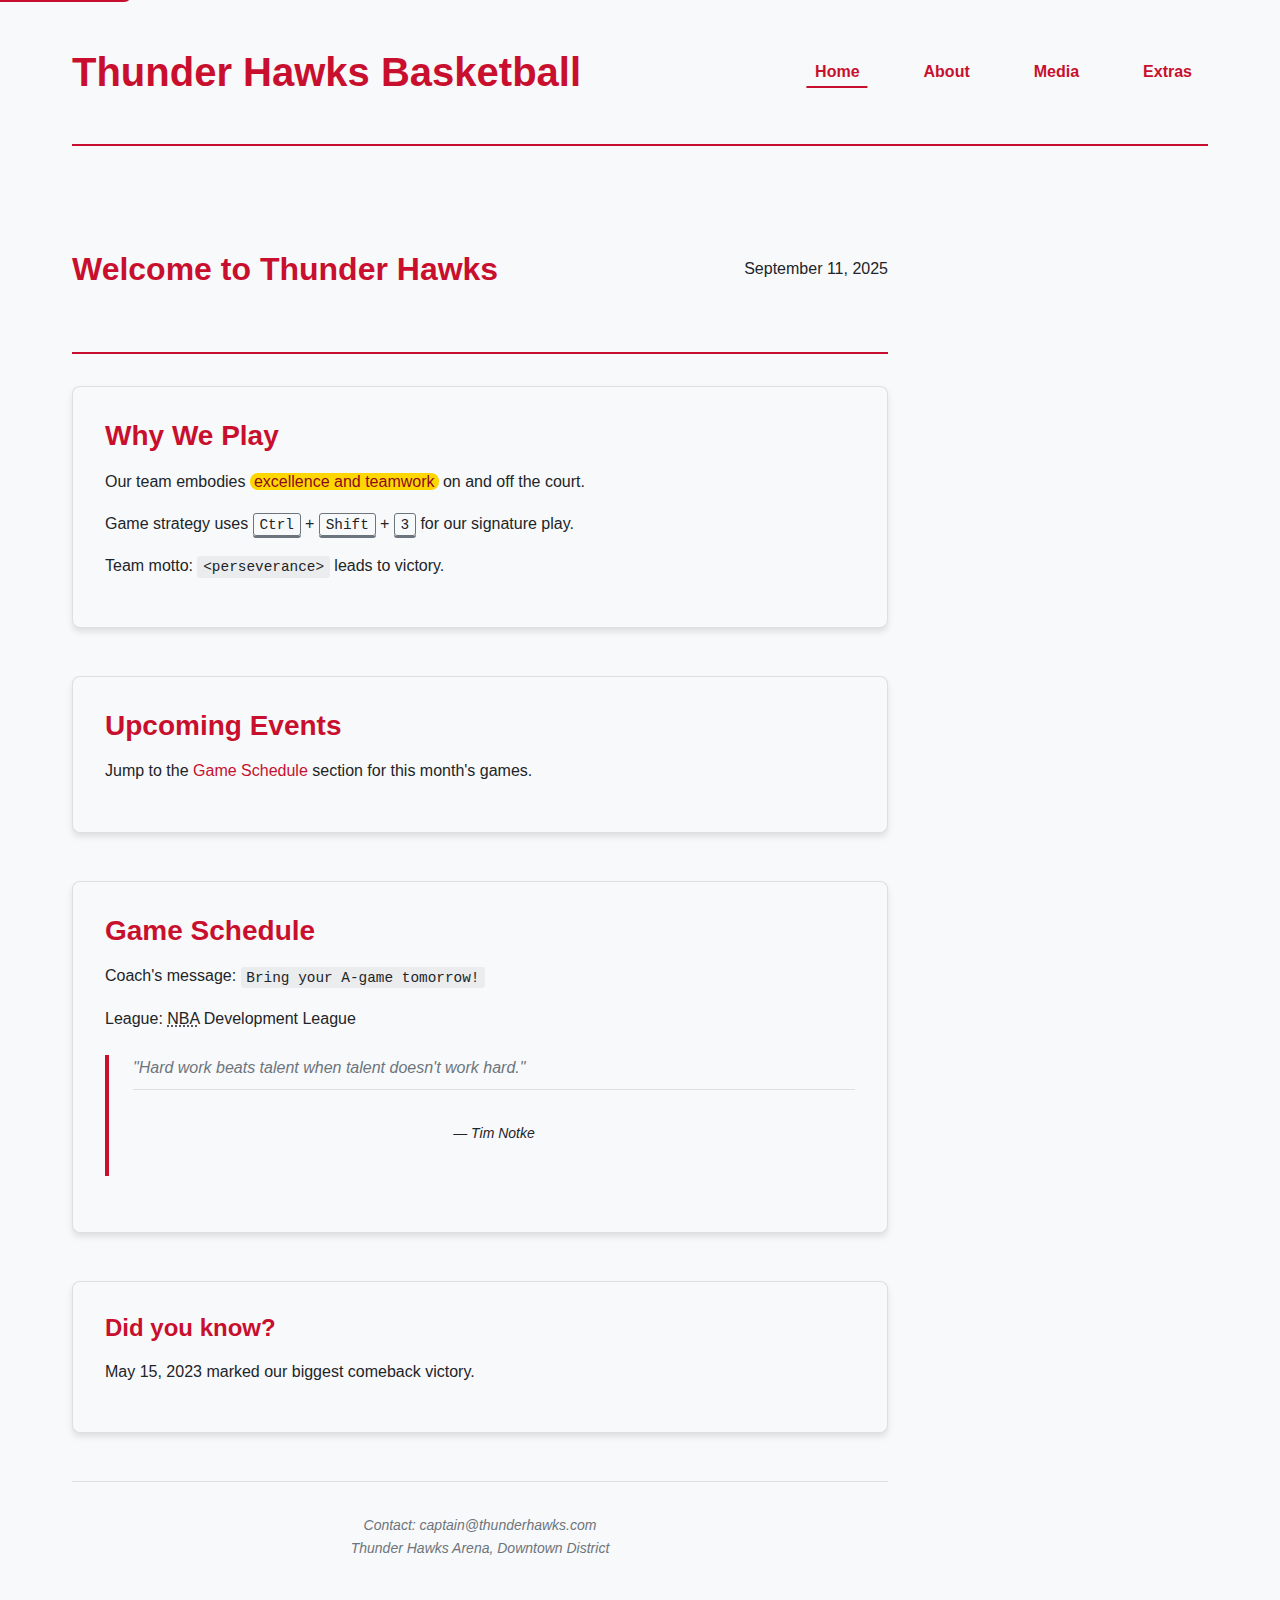
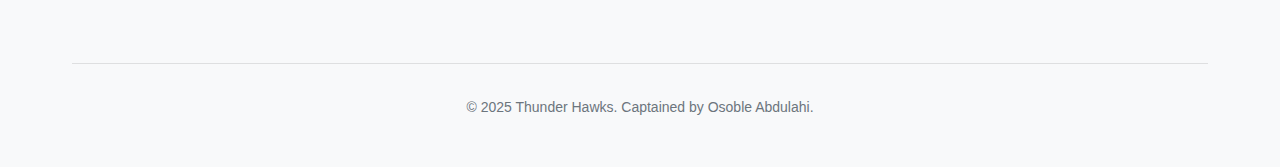
<file: index.html>
<!doctype html>
<html lang="en">
<head>
<meta charset="utf-8" />
<title>Thunder Hawks — Home</title>
<meta name="description" content="Official website of the Thunder Hawks basketball team, led by captain Osoble Abdulahi." />
<meta name="viewport" content="width=device-width, initial-scale=1" />
<link rel="canonical" href="https://osobledevsa.github.io/basketball-team-site/" />
<link rel="stylesheet" href="assets/css/styles.css">
</head>
<body>
<a href="#main">Skip to content</a>
<header>
<h1>Thunder Hawks Basketball</h1>
<nav aria-label="Primary">
<ul>
<li><a href="index.html" aria-current="page">Home</a></li>
<li><a href="about.html">About</a></li>
<li><a href="media.html">Media</a></li>
<li><a href="extras.html">Extras</a></li>
</ul>
</nav>
</header>
<main id="main">
<article>
<header>
<h2>Welcome to Thunder Hawks</h2>
<p><time datetime="2025-09-11">September 11, 2025</time></p>
</header>
<section class="card">
<h3>Why We Play</h3>
<p>Our team embodies <mark>excellence and teamwork</mark> on and off the court.</p>
<p>Game strategy uses <kbd>Ctrl</kbd> + <kbd>Shift</kbd> + <kbd>3</kbd> for our signature play.</p>
<p>Team motto: <code>&lt;perseverance&gt;</code> leads to victory.</p>
</section>
<section class="card">
<h3>Upcoming Events</h3>
<p>Jump to the <a href="#schedule">Game Schedule</a> section for this month's games.</p>
</section>
<section id="schedule" class="card">
<h3>Game Schedule</h3>
<p>Coach's message: <samp>Bring your A-game tomorrow!</samp></p>
<p>League: <abbr title="National Basketball Association">NBA</abbr> Development League</p>
<blockquote cite="https://www.basketball.com/">
"Hard work beats talent when talent doesn't work hard."
<footer>— <cite>Tim Notke</cite></footer>
</blockquote>
</section>
<aside aria-label="Team Stats" class="card">
<h4>Did you know?</h4>
<p><time datetime="2023-05-15">May 15, 2023</time> marked our biggest comeback victory.</p>
</aside>
<footer>
<address>
Contact: <a href="mailto:captain@thunderhawks.com">captain@thunderhawks.com</a><br>
Thunder Hawks Arena, Downtown District
</address>
</footer>
</article>
</main>
<footer>
<p>&copy; <time datetime="2025">2025</time> Thunder Hawks. Captained by Osoble Abdulahi.</p>
</footer>
</body>
</html>
</file>
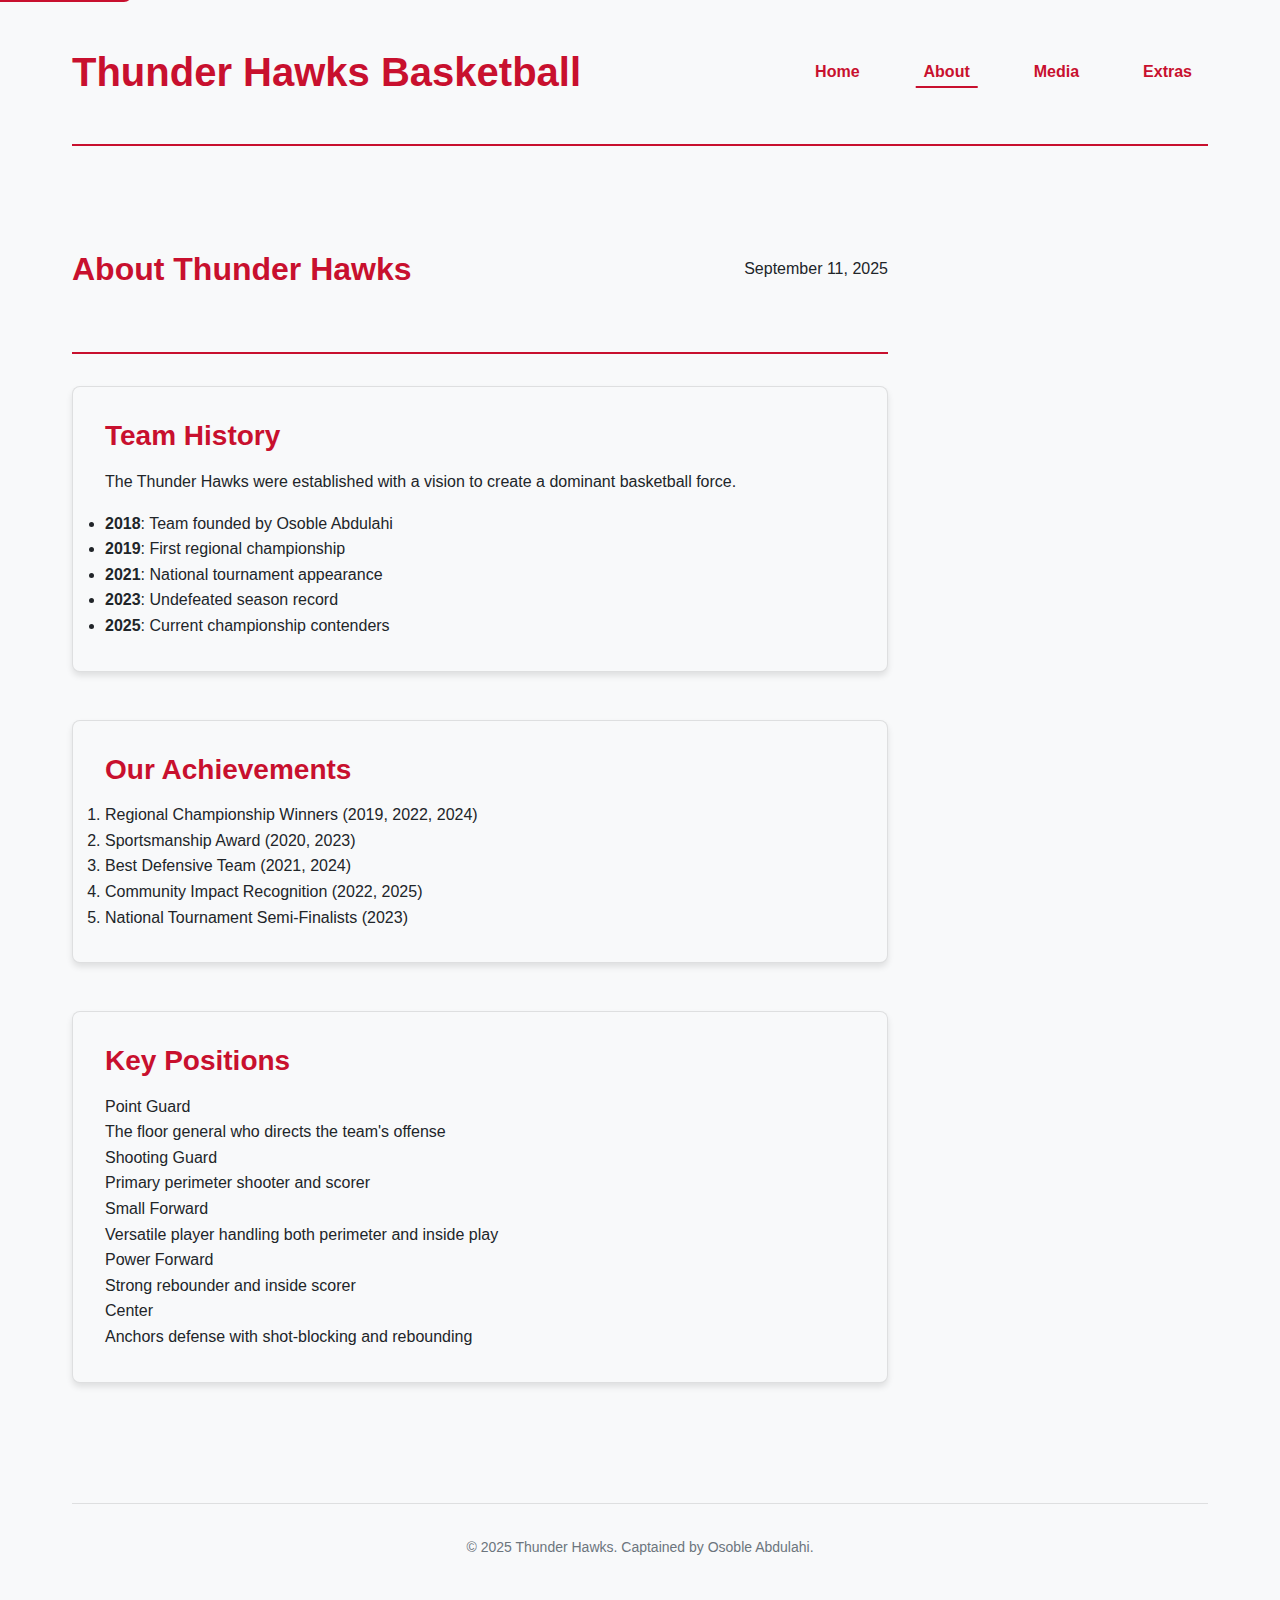
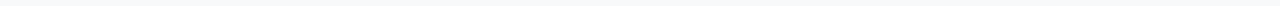
<file: about.html>
<!doctype html>
<html lang="en">
<head>
<meta charset="utf-8" />
<title>Thunder Hawks — About</title>
<meta name="description" content="Learn about the Thunder Hawks basketball team history and roster." />
<meta name="viewport" content="width=device-width, initial-scale=1" />
<link rel="canonical" href="https://osobledevsa.github.io/basketball-team-site/about.html" />
<link rel="stylesheet" href="assets/css/styles.css">
</head>
<body>
<a href="#main">Skip to content</a>
<header>
<h1>Thunder Hawks Basketball</h1>
<nav aria-label="Primary">
<ul>
<li><a href="index.html">Home</a></li>
<li><a href="about.html" aria-current="page">About</a></li>
<li><a href="media.html">Media</a></li>
<li><a href="extras.html">Extras</a></li>
</ul>
</nav>
</header>
<main id="main">
<article>
<header>
<h2>About Thunder Hawks</h2>
<p><time datetime="2025-09-11">September 11, 2025</time></p>
</header>
<section class="card">
<h3>Team History</h3>
<p>The Thunder Hawks were established with a vision to create a dominant basketball force.</p>
<ul>
<li><strong>2018</strong>: Team founded by Osoble Abdulahi</li>
<li><strong>2019</strong>: First regional championship</li>
<li><strong>2021</strong>: National tournament appearance</li>
<li><strong>2023</strong>: Undefeated season record</li>
<li><strong>2025</strong>: Current championship contenders</li>
</ul>
</section>
<section class="card">
<h3>Our Achievements</h3>
<ol>
<li>Regional Championship Winners (2019, 2022, 2024)</li>
<li>Sportsmanship Award (2020, 2023)</li>
<li>Best Defensive Team (2021, 2024)</li>
<li>Community Impact Recognition (2022, 2025)</li>
<li>National Tournament Semi-Finalists (2023)</li>
</ol>
</section>
<section class="card">
<h3>Key Positions</h3>
<dl>
<dt>Point Guard</dt>
<dd>The floor general who directs the team's offense</dd>
<dt>Shooting Guard</dt>
<dd>Primary perimeter shooter and scorer</dd>
<dt>Small Forward</dt>
<dd>Versatile player handling both perimeter and inside play</dd>
<dt>Power Forward</dt>
<dd>Strong rebounder and inside scorer</dd>
<dt>Center</dt>
<dd>Anchors defense with shot-blocking and rebounding</dd>
</dl>
</section>
</article>
</main>
<footer>
<p>&copy; <time datetime="2025">2025</time> Thunder Hawks. Captained by Osoble Abdulahi.</p>
</footer>
</body>
</html>
</file>
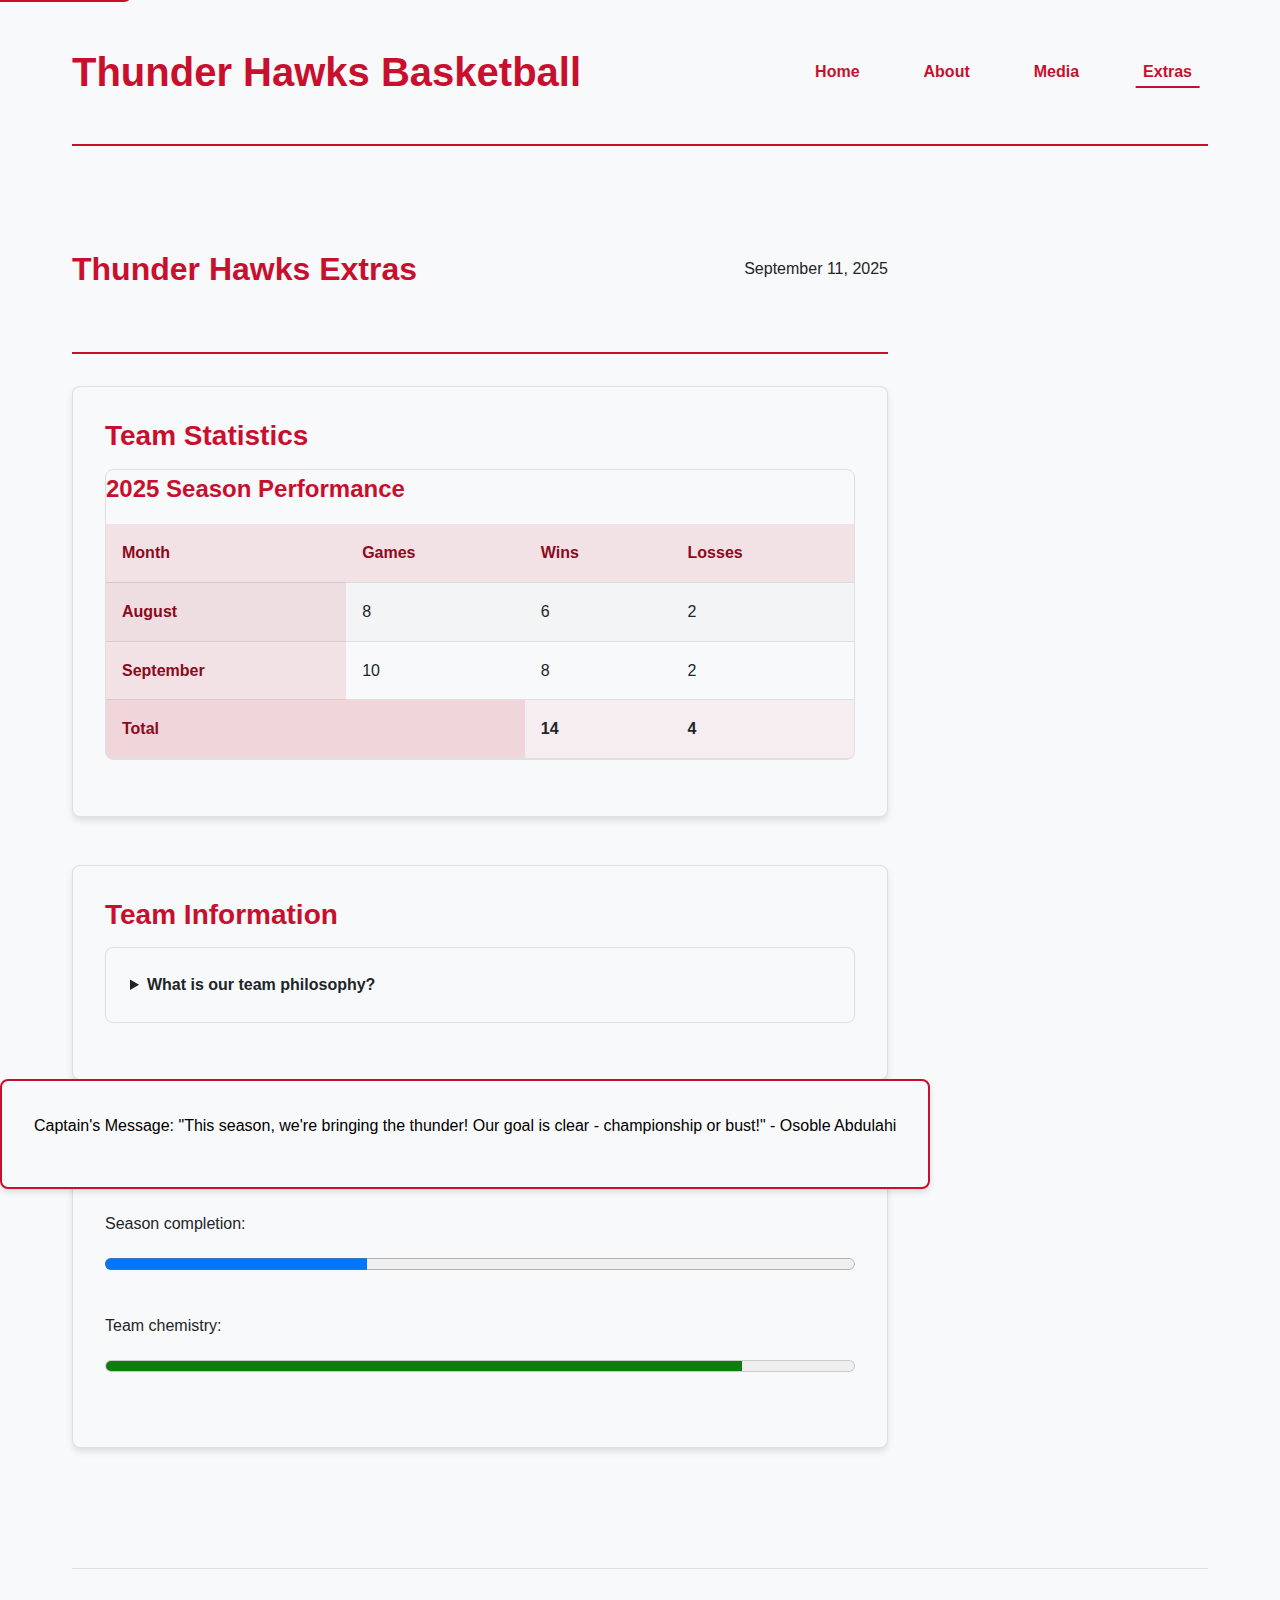
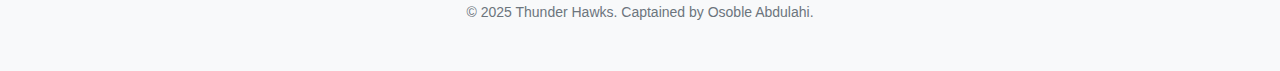
<file: extras.html>
<!doctype html>
<html lang="en">
<head>
<meta charset="utf-8" />
<title>Thunder Hawks — Extras</title>
<meta name="description" content="Thunder Hawks basketball team statistics, records, and interactive elements." />
<meta name="viewport" content="width=device-width, initial-scale=1" />
<link rel="canonical" href="https://osobledevsa.github.io/basketball-team-site/extras.html" />
<link rel="stylesheet" href="assets/css/styles.css">
</head>
<body>
<a href="#main">Skip to content</a>
<header>
<h1>Thunder Hawks Basketball</h1>
<nav aria-label="Primary">
<ul>
<li><a href="index.html">Home</a></li>
<li><a href="about.html">About</a></li>
<li><a href="media.html">Media</a></li>
<li><a href="extras.html" aria-current="page">Extras</a></li>
</ul>
</nav>
</header>
<main id="main">
<article>
<header>
<h2>Thunder Hawks Extras</h2>
<p><time datetime="2025-09-11">September 11, 2025</time></p>
</header>
<section class="card">
<h3>Team Statistics</h3>
<div class="table-container">
<table>
<caption>2025 Season Performance</caption>
<thead>
<tr>
<th scope="col">Month</th>
<th scope="col">Games</th>
<th scope="col">Wins</th>
<th scope="col">Losses</th>
</tr>
</thead>
<tbody>
<tr>
<th scope="row">August</th><td>8</td><td>6</td><td>2</td>
</tr>
<tr>
<th scope="row">September</th><td>10</td><td>8</td><td>2</td>
</tr>
</tbody>
<tfoot>
<tr>
<th scope="row" colspan="2">Total</th><td>14</td><td>4</td>
</tr>
</tfoot>
</table>
</div>
</section>
<section class="card">
<h3>Team Information</h3>
<details>
<summary>What is our team philosophy?</summary>
<p>"Thunder Hawks play with heart, hustle, and harmony. We believe in elevating each other to achieve greatness together."</p>
</details>
<dialog open>
<p>Captain's Message: "This season, we're bringing the thunder! Our goal is clear - championship or bust!" - Osoble Abdulahi</p>
</dialog>
</section>
<section class="card">
<h3>Performance Indicators</h3>
<p>Season completion: <progress value="35" max="100">35%</progress></p>
<p>Team chemistry: <meter min="0" max="100" low="30" high="80" optimum="90" value="85">Excellent</meter></p>
</section>
</article>
</main>
<footer>
<p>&copy; <time datetime="2025">2025</time> Thunder Hawks. Captained by Osoble Abdulahi.</p>
</footer>
</body>
</html>
</file>
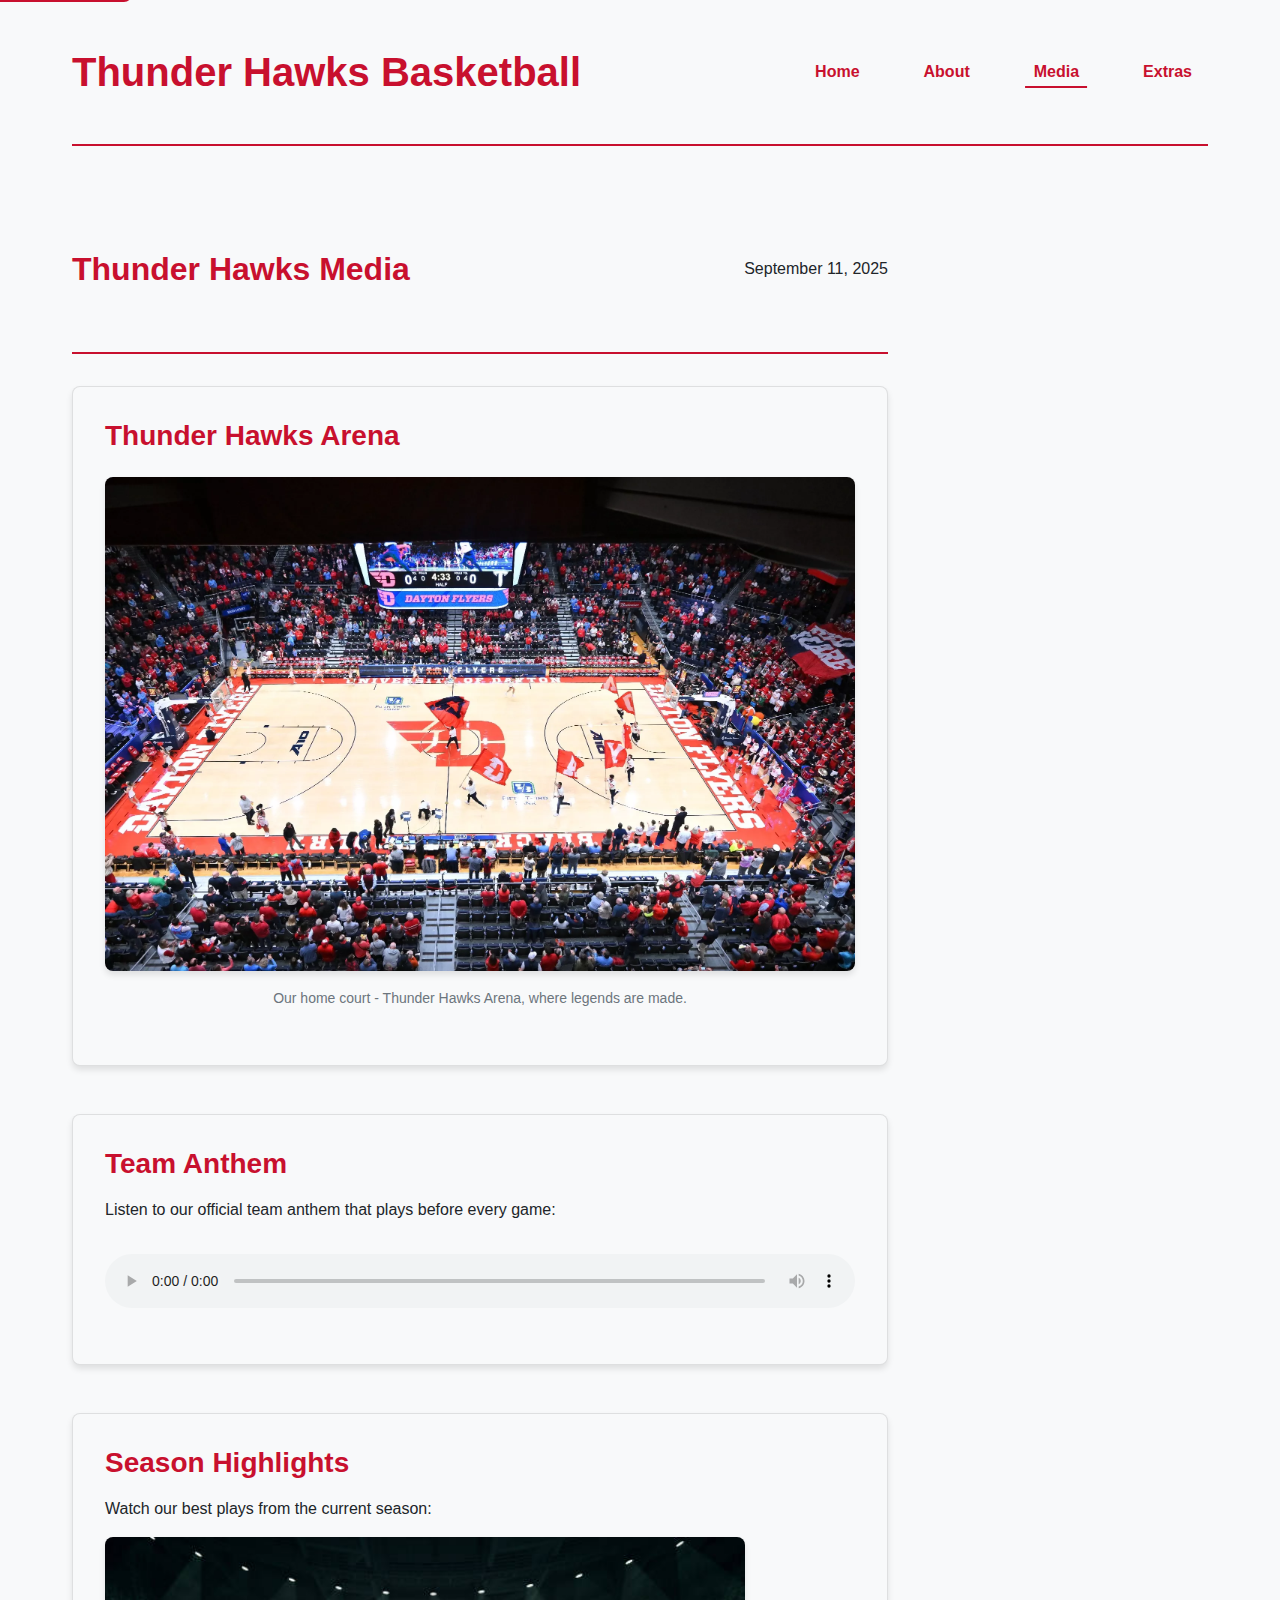
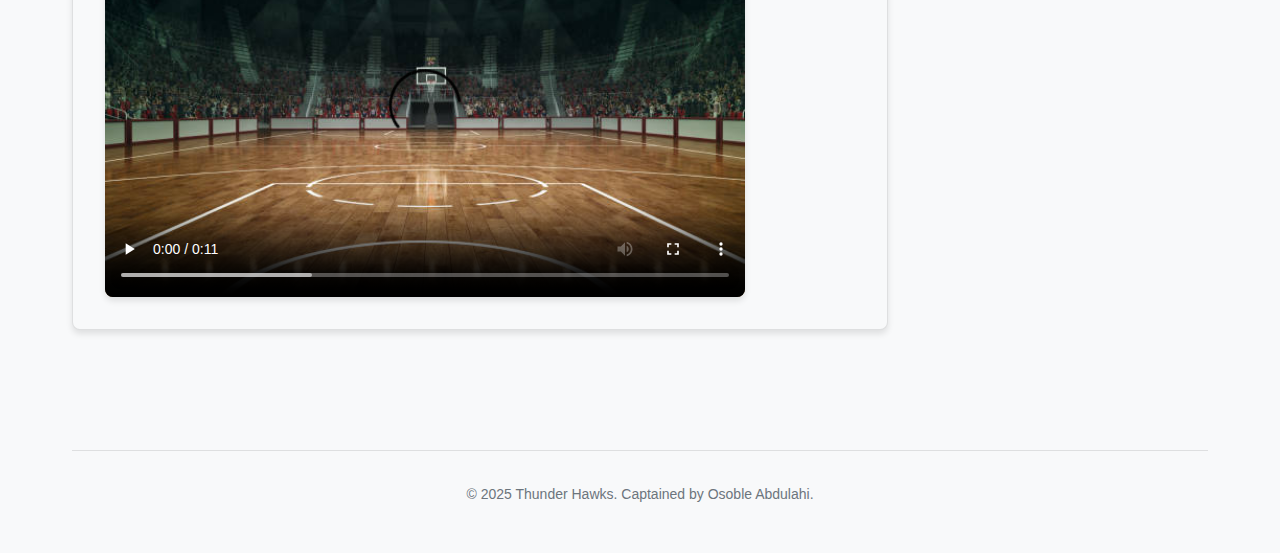
<file: media.html>
<!doctype html>
<html lang="en">
<head>
<meta charset="utf-8" />
<title>Thunder Hawks — Media</title>
<meta name="description" content="Thunder Hawks basketball team photos, videos, and anthem." />
<meta name="viewport" content="width=device-width, initial-scale=1" />
<link rel="canonical" href="https://osobledevsa.github.io/basketball-team-site/media.html" />
<link rel="stylesheet" href="assets/css/styles.css">
</head>
<body>
<a href="#main">Skip to content</a>
<header>
<h1>Thunder Hawks Basketball</h1>
<nav aria-label="Primary">
<ul>
<li><a href="index.html">Home</a></li>
<li><a href="about.html">About</a></li>
<li><a href="media.html" aria-current="page">Media</a></li>
<li><a href="extras.html">Extras</a></li>
</ul>
</nav>
</header>
<main id="main">
<article>
<header>
<h2>Thunder Hawks Media</h2>
<p><time datetime="2025-09-11">September 11, 2025</time></p>
</header>
<section class="card">
<h3>Thunder Hawks Arena</h3>
<figure>
<picture>
<source srcset="assets/images/arena-large.jpg" media="(min-width: 1000px)">
<source srcset="assets/images/arena-medium.jpg" media="(min-width: 600px)">
<img src="assets/images/arena-small.jpg" alt="Thunder Hawks Arena filled with cheering fans during a championship game">
</picture>
<figcaption>Our home court - Thunder Hawks Arena, where legends are made.</figcaption>
</figure>
</section>
<section class="card">
<h3>Team Anthem</h3>
<p>Listen to our official team anthem that plays before every game:</p>
<audio controls>
<source src="assets/audio/anthem.mp3" type="audio/mpeg">
Your browser does not support the audio element.
</audio>
</section>
<section class="card">
<h3>Season Highlights</h3>
<p>Watch our best plays from the current season:</p>
<video controls width="640" poster="assets/images/arena-medium.jpg">
<source src="assets/video/highlights.mp4" type="video/mp4">
<source src="assets/video/highlights.webm" type="video/webm">
<track src="assets/captions/highlights.vtt" kind="captions" srclang="en" label="English" default>
Sorry, your browser doesn't support embedded videos.
</video>
</section>
</article>
</main>
<footer>
<p>&copy; <time datetime="2025">2025</time> Thunder Hawks. Captained by Osoble Abdulahi.</p>
</footer>
</body>
</html>
</file>
<file: assets/css/styles.css>
/* =================================
   THUNDER HAWKS BASKETBALL TEAM
   CSS3 Stylesheet
   ================================= */

/* DESIGN TOKENS (CSS Variables) */
:root {
    /* Colors */
    --bg: #f8f9fa;
    --fg: #212529;
    --muted: #6c757d;
    --brand: #c8102e; /* Thunder Hawks red */
    --brand-contrast: #ffd700; /* Gold */
    --brand-light: #e83850;
    --brand-dark: #8b0a20;
    
    /* Typography */
    --font-sans: -apple-system, BlinkMacSystemFont, 'Segoe UI', Roboto, Oxygen, Ubuntu, Cantarell, sans-serif;
    --font-mono: SFMono-Regular, Menlo, Monaco, Consolas, 'Liberation Mono', 'Courier New', monospace;
    
    /* Type Scale */
    --h1: 2.5rem; /* 40px */
    --h2: 2rem;   /* 32px */
    --h3: 1.75rem;/* 28px */
    --h4: 1.5rem; /* 24px */
    --h5: 1.25rem;/* 20px */
    --body: 1rem; /* 16px */
    --small: 0.875rem; /* 14px */
    
    /* Spacing Scale */
    --space-1: 0.25rem; /* 4px */
    --space-2: 0.5rem;  /* 8px */
    --space-3: 1rem;    /* 16px */
    --space-4: 1.5rem;  /* 24px */
    --space-5: 2rem;    /* 32px */
    --space-6: 3rem;    /* 48px */
    --space-7: 4rem;    /* 64px */
    
    /* Other */
    --border-radius: 0.5rem;
    --box-shadow: 0 4px 6px rgba(0, 0, 0, 0.1);
    --transition: all 0.3s ease;
  }
  
  /* DARK MODE */
  @media (prefers-color-scheme: dark) {
    :root {
      --bg: #121212;
      --fg: #e0e0e0;
      --muted: #a0a0a0;
      --brand: #ff4d6d;
      --brand-contrast: #ffd700;
      --brand-light: #ff6b85;
      --brand-dark: #c4183d;
    }
  }
  
  /* BASE RESET & RHYTHM */
  *,
  *::before,
  *::after {
    box-sizing: border-box;
    margin: 0;
    padding: 0;
  }
  
  html {
    line-height: 1.6;
    font-size: var(--body);
    font-family: var(--font-sans);
    color: var(--fg);
    background-color: var(--bg);
    scroll-behavior: smooth;
  }
  
  body {
    max-width: 1200px;
    margin: 0 auto;
    padding: 0 var(--space-3);
    min-height: 100vh;
    display: flex;
    flex-direction: column;
  }
  
  /* TYPOGRAPHY */
  h1, h2, h3, h4, h5, h6 {
    font-weight: 700;
    line-height: 1.2;
    margin-bottom: var(--space-3);
    color: var(--brand);
  }
  
  h1 { font-size: var(--h1); }
  h2 { font-size: var(--h2); }
  h3 { font-size: var(--h3); }
  h4 { font-size: var(--h4); }
  h5 { font-size: var(--h5); }
  
  p {
    margin-bottom: var(--space-3);
  }
  
  a {
    color: var(--brand);
    text-decoration: none;
    transition: var(--transition);
  }
  
  a:hover,
  a:focus {
    color: var(--brand-dark);
    text-decoration: underline;
  }
  
  /* INLINE SEMANTICS */
  mark {
    background-color: var(--brand-contrast);
    color: var(--brand-dark);
    padding: 0 var(--space-1);
    border-radius: var(--border-radius);
  }
  
  code, kbd, samp {
    font-family: var(--font-mono);
    font-size: 0.9em;
    background-color: rgba(0, 0, 0, 0.05);
    padding: 0.2em 0.4em;
    border-radius: 3px;
  }
  
  kbd {
    background-color: var(--bg);
    border: 1px solid var(--muted);
    box-shadow: 0 2px 0 var(--muted);
  }
  
  abbr {
    text-decoration: dotted underline;
    text-underline-offset: 2px;
    cursor: help;
  }
  
  blockquote {
    border-left: 4px solid var(--brand);
    padding-left: var(--space-4);
    margin: var(--space-4) 0;
    font-style: italic;
    color: var(--muted);
  }
  
  blockquote footer {
    font-style: normal;
    margin-top: var(--space-2);
    color: var(--fg);
  }
  
  /* SKIP LINK */
  a[href="#main"] {
    position: absolute;
    top: -40px;
    left: 0;
    background: var(--brand);
    color: white;
    padding: var(--space-2);
    z-index: 100;
    border-radius: 0 0 var(--border-radius) 0;
    font-weight: bold;
    transition: top 0.3s ease;
  }
  
  a[href="#main"]:focus {
    top: 0;
  }
  
  /* LAYOUT */
  header {
    display: flex;
    flex-direction: column;
    padding: var(--space-5) 0;
    border-bottom: 2px solid var(--brand);
    margin-bottom: var(--space-5);
  }
  
  header h1 {
    margin-bottom: var(--space-3);
    text-align: center;
  }
  
  nav ul {
    display: flex;
    flex-wrap: wrap;
    list-style: none;
    gap: var(--space-3);
    justify-content: center;
  }
  
  nav a {
    padding: var(--space-2) var(--space-3);
    border-radius: var(--border-radius);
    font-weight: 600;
    position: relative;
  }
  
  nav a::after {
    content: '';
    position: absolute;
    bottom: 0;
    left: 50%;
    width: 0;
    height: 2px;
    background: var(--brand);
    transition: var(--transition);
    transform: translateX(-50%);
  }
  
  nav a:hover::after,
  nav a:focus::after {
    width: 80%;
  }
  
  nav a[aria-current="page"] {
    color: var(--brand);
    font-weight: bold;
  }
  
  nav a[aria-current="page"]::after {
    width: 80%;
  }
  
  main {
    flex: 1;
    display: grid;
    grid-template-columns: 1fr;
    gap: var(--space-5);
    padding: var(--space-4) 0;
  }
  
  footer {
    padding: var(--space-5) 0;
    margin-top: var(--space-6);
    border-top: 1px solid rgba(0, 0, 0, 0.1);
    text-align: center;
    color: var(--muted);
    font-size: var(--small);
  }
  
  footer a {
    color: var(--muted);
  }
  
  footer a:hover,
  footer a:focus {
    color: var(--brand);
  }
  
  /* COMPONENTS */
  .card {
    padding: var(--space-5);
    border-radius: var(--border-radius);
    background-color: var(--bg);
    border: 1px solid rgba(0, 0, 0, 0.1);
    box-shadow: var(--box-shadow);
    margin-bottom: var(--space-5);
    transition: transform 0.3s ease, box-shadow 0.3s ease;
    animation: fadeIn 0.5s ease-in-out;
  }
  
  .card:hover {
    transform: translateY(-4px);
    box-shadow: 0 8px 15px rgba(0, 0, 0, 0.1);
  }
  
  /* TABLES */
  .table-container {
    overflow-x: auto;
    margin-bottom: var(--space-4);
    border-radius: var(--border-radius);
    border: 1px solid rgba(0, 0, 0, 0.1);
  }
  
  table {
    width: 100%;
    border-collapse: collapse;
  }
  
  caption {
    caption-side: top;
    font-weight: bold;
    margin-bottom: var(--space-3);
    text-align: left;
    font-size: var(--h4);
    color: var(--brand);
  }
  
  th, td {
    padding: var(--space-3);
    text-align: left;
    border-bottom: 1px solid rgba(0, 0, 0, 0.1);
  }
  
  th {
    background-color: rgba(200, 16, 46, 0.1);
    font-weight: 600;
    color: var(--brand-dark);
  }
  
  tbody tr:nth-child(odd) {
    background-color: rgba(0, 0, 0, 0.02);
  }
  
  tfoot {
    font-weight: bold;
    background-color: rgba(200, 16, 46, 0.05);
  }
  
  /* MEDIA */
  figure {
    margin: var(--space-4) 0;
  }
  
  img,
  video {
    max-width: 100%;
    height: auto;
    display: block;
    border-radius: var(--border-radius);
    box-shadow: var(--box-shadow);
    transition: var(--transition);
  }
  
  img:hover,
  video:hover {
    transform: scale(1.01);
    box-shadow: 0 6px 12px rgba(0, 0, 0, 0.15);
  }
  
  figcaption {
    margin-top: var(--space-3);
    font-size: var(--small);
    color: var(--muted);
    text-align: center;
  }
  
  audio {
    width: 100%;
    margin: var(--space-3) 0;
    border-radius: var(--border-radius);
  }
  
  /* INTERACTIVE ELEMENTS */
  details {
    margin-bottom: var(--space-4);
    padding: var(--space-4);
    border: 1px solid rgba(0, 0, 0, 0.1);
    border-radius: var(--border-radius);
    background-color: var(--bg);
    transition: var(--transition);
  }
  
  details:hover {
    border-color: var(--brand);
  }
  
  summary {
    font-weight: bold;
    cursor: pointer;
    padding: var(--space-2);
    margin: calc(var(--space-2) * -1);
    border-radius: var(--border-radius);
    transition: var(--transition);
  }
  
  summary:hover,
  summary:focus {
    background-color: rgba(200, 16, 46, 0.05);
    color: var(--brand);
  }
  
  dialog {
    margin: var(--space-5) 0;
    padding: var(--space-5);
    border: 2px solid var(--brand);
    border-radius: var(--border-radius);
    background-color: var(--bg);
    box-shadow: var(--box-shadow);
  }
  
  progress, meter {
    width: 100%;
    height: 1.5rem;
    margin: var(--space-3) 0;
  }
  
  /* UTILITIES */
  .mt-1 { margin-top: var(--space-1); }
  .mt-2 { margin-top: var(--space-2); }
  .mt-3 { margin-top: var(--space-3); }
  .mt-4 { margin-top: var(--space-4); }
  .mt-5 { margin-top: var(--space-5); }
  .mt-6 { margin-top: var(--space-6); }
  .mt-7 { margin-top: var(--space-7); }
  
  .mb-1 { margin-bottom: var(--space-1); }
  .mb-2 { margin-bottom: var(--space-2); }
  .mb-3 { margin-bottom: var(--space-3); }
  .mb-4 { margin-bottom: var(--space-4); }
  .mb-5 { margin-bottom: var(--space-5); }
  .mb-6 { margin-bottom: var(--space-6); }
  .mb-7 { margin-bottom: var(--space-7); }
  
  .text-center { text-align: center; }
  .text-left { text-align: left; }
  .text-right { text-align: right; }
  
  .visually-hidden {
    position: absolute;
    width: 1px;
    height: 1px;
    padding: 0;
    margin: -1px;
    overflow: hidden;
    clip: rect(0, 0, 0, 0);
    white-space: nowrap;
    border: 0;
  }
  
  /* STATES & MOTION */
  :focus {
    outline: 2px solid var(--brand);
    outline-offset: 2px;
  }
  
  :focus:not(:focus-visible) {
    outline: none;
  }
  
  :focus-visible {
    outline: 2px solid var(--brand);
    outline-offset: 2px;
  }
  
  a, summary, button {
    transition: var(--transition);
  }
  
  /* ANIMATIONS */
  @keyframes fadeIn {
    from { opacity: 0; transform: translateY(10px); }
    to { opacity: 1; transform: translateY(0); }
  }
  
  /* REDUCED MOTION */
  @media (prefers-reduced-motion: reduce) {
    * {
      animation: none !important;
      transition: none !important;
    }
    
    html {
      scroll-behavior: auto;
    }
  }
  
  /* RESPONSIVE RULES */
  @media (min-width: 480px) {
    header {
      flex-direction: row;
      justify-content: space-between;
      align-items: center;
    }
    
    header h1 {
      margin-bottom: 0;
      text-align: left;
    }
    
    nav ul {
      gap: var(--space-4);
    }
  }
  
  @media (min-width: 768px) {
    main {
      grid-template-columns: 2fr 1fr;
    }
    
    .card {
      margin-bottom: var(--space-6);
    }
  }
  
  @media (min-width: 1024px) {
    body {
      padding: 0 var(--space-5);
    }
    
    main {
      grid-template-columns: 3fr 1fr;
      gap: var(--space-6);
    }
    
    header {
      padding: var(--space-6) 0;
    }
    
    nav ul {
      gap: var(--space-5);
    }
  }
  
  /* ACCESSIBILITY IMPROVEMENTS */
  @media (prefers-contrast: high) {
    :root {
      --brand: #ff0000;
      --brand-contrast: #ffff00;
    }
    
    a:focus,
    summary:focus {
      outline-width: 3px;
    }
  }
  
  /* PRINT STYLES */
  @media print {
    body {
      font-size: 12pt;
      color: #000;
      background: #fff;
    }
    
    header, footer {
      border: none;
    }
    
    nav, .visually-hidden {
      display: none;
    }
    
    a {
      text-decoration: underline;
      color: #000;
    }
    
    .card {
      box-shadow: none;
      border: 1px solid #ccc;
      break-inside: avoid;
    }
  }
</file>
